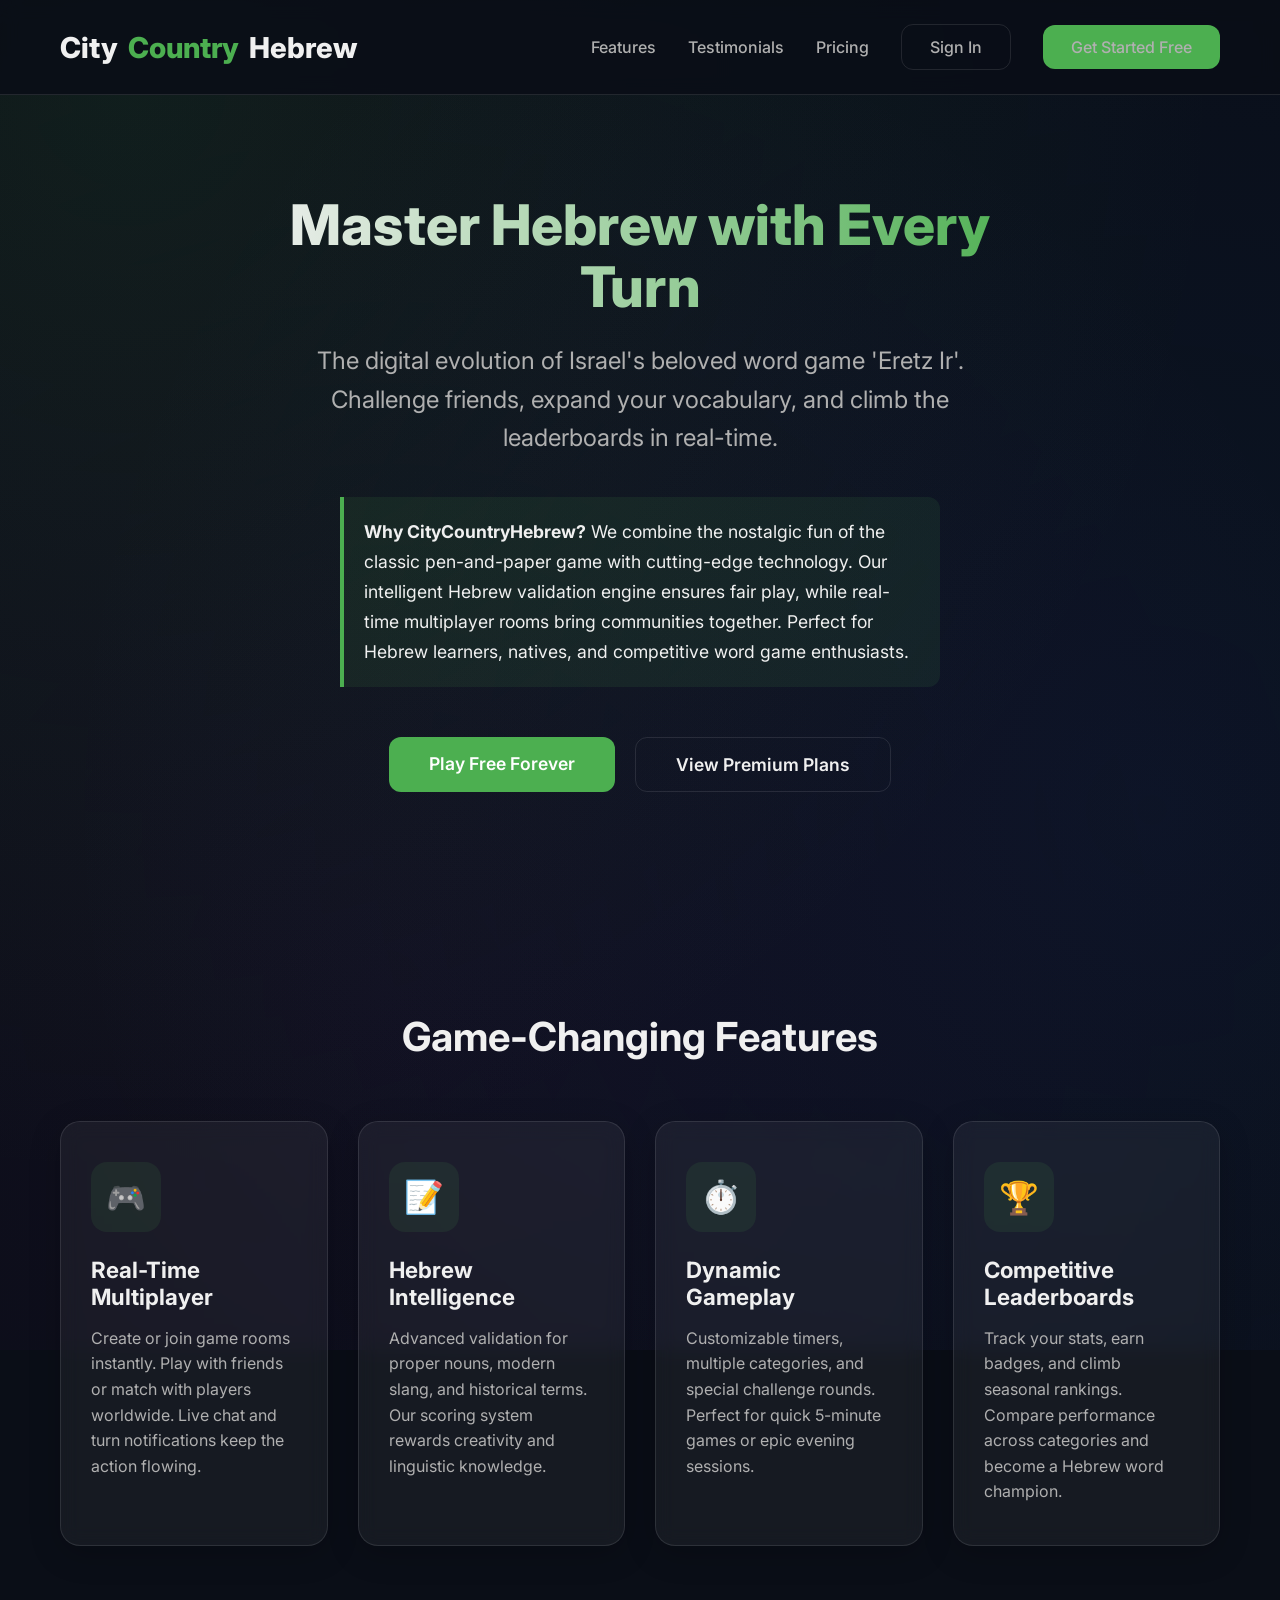
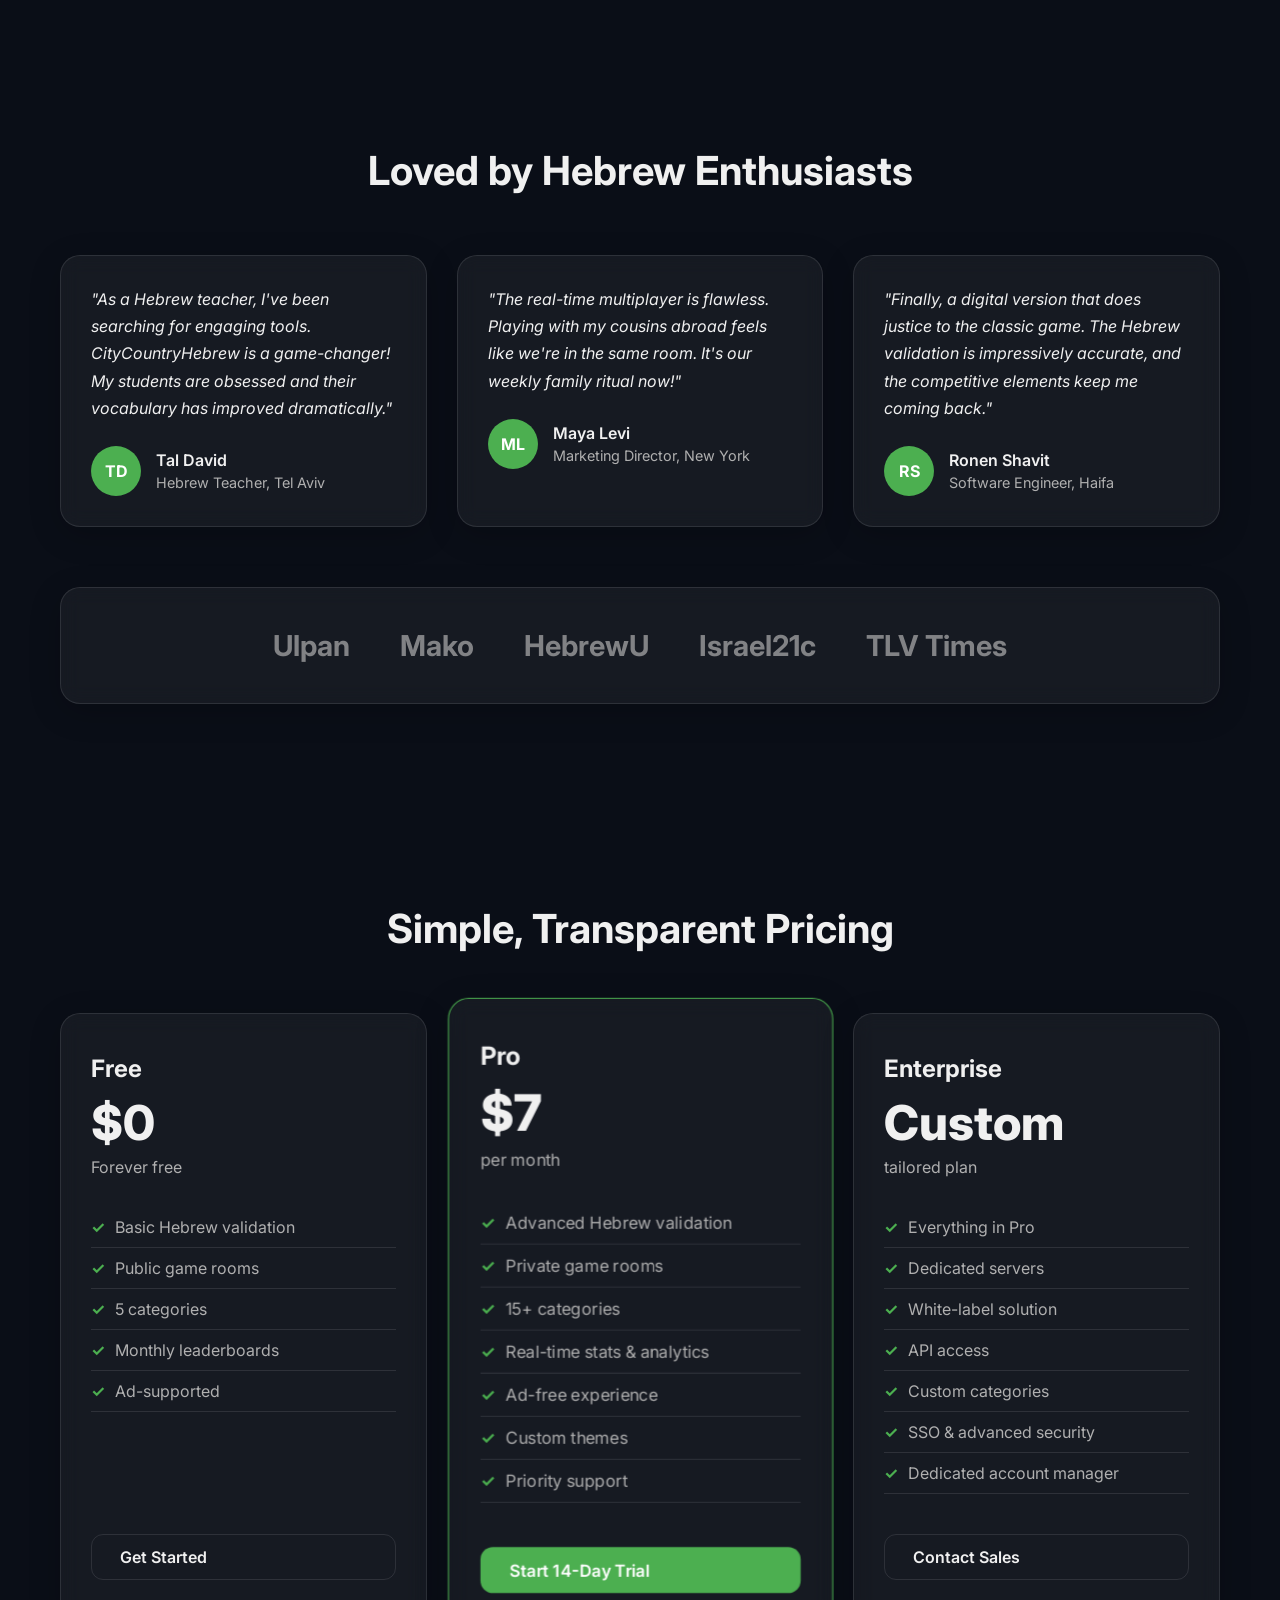
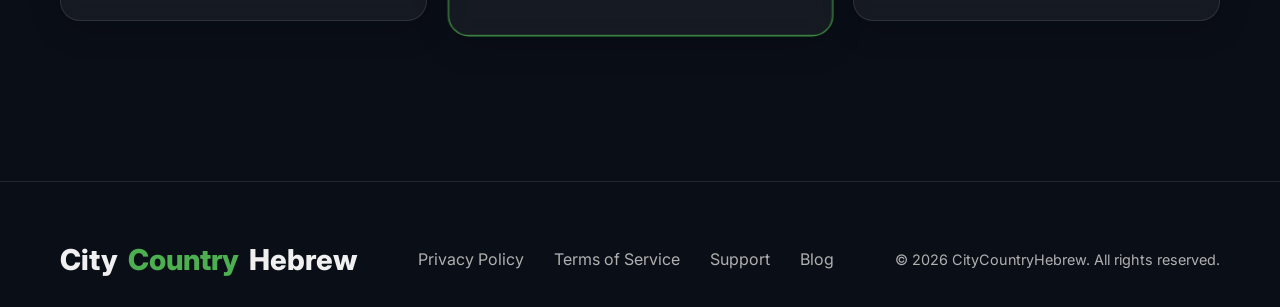
<file: index.html>
<!DOCTYPE html>
<html lang="en">
<head>
    <meta charset="UTF-8">
    <meta name="viewport" content="width=device-width, initial-scale=1.0">
    <title>CityCountryHebrew | Premium Hebrew Word Game</title>
    <link rel="preconnect" href="https://fonts.googleapis.com">
    <link rel="preconnect" href="https://fonts.gstatic.com" crossorigin>
    <link href="https://fonts.googleapis.com/css2?family=Inter:wght@300;400;500;600;700;800&display=swap" rel="stylesheet">
    <style>
        :root {
            --primary: #4CAF50;
            --primary-dark: #388E3C;
            --text-light: #f0f0f0;
            --text-muted: #b0b0b0;
            --bg-dark: #0a0e17;
            --bg-card: rgba(255, 255, 255, 0.05);
            --border-color: rgba(255, 255, 255, 0.1);
        }
        * {
            margin: 0;
            padding: 0;
            box-sizing: border-box;
        }
        body {
            font-family: 'Inter', sans-serif;
            background: var(--bg-dark);
            color: var(--text-light);
            min-height: 100vh;
            overflow-x: hidden;
            position: relative;
        }
        body::before {
            content: '';
            position: fixed;
            top: -50%;
            left: -50%;
            width: 200%;
            height: 200%;
            background: radial-gradient(circle at 30% 30%, rgba(76, 175, 80, 0.1) 0%, transparent 50%),
                        radial-gradient(circle at 70% 70%, rgba(32, 101, 209, 0.08) 0%, transparent 50%),
                        radial-gradient(circle at 40% 80%, rgba(156, 39, 176, 0.05) 0%, transparent 50%);
            z-index: -2;
            animation: gradientShift 20s ease-in-out infinite alternate;
        }
        @keyframes gradientShift {
            0% { transform: translate(0%, 0%) rotate(0deg); }
            100% { transform: translate(2%, 2%) rotate(1deg); }
        }
        .glass {
            background: var(--bg-card);
            backdrop-filter: blur(10px);
            -webkit-backdrop-filter: blur(10px);
            border: 1px solid var(--border-color);
            border-radius: 20px;
            box-shadow: 0 8px 32px rgba(0, 0, 0, 0.2);
        }
        .container {
            width: 100%;
            max-width: 1200px;
            margin: 0 auto;
            padding: 0 20px;
        }
        /* Header & Navigation */
        header {
            padding: 24px 0;
            position: sticky;
            top: 0;
            z-index: 100;
            background: rgba(10, 14, 23, 0.85);
            backdrop-filter: blur(10px);
            border-bottom: 1px solid var(--border-color);
        }
        .nav-container {
            display: flex;
            justify-content: space-between;
            align-items: center;
        }
        .logo {
            font-size: 1.8rem;
            font-weight: 800;
            color: var(--text-light);
            text-decoration: none;
            display: flex;
            align-items: center;
            gap: 10px;
        }
        .logo span {
            color: var(--primary);
        }
        .nav-links {
            display: flex;
            gap: 32px;
            align-items: center;
        }
        .nav-links a {
            color: var(--text-muted);
            text-decoration: none;
            font-weight: 500;
            transition: color 0.3s;
        }
        .nav-links a:hover {
            color: var(--text-light);
        }
        .btn {
            padding: 12px 28px;
            border-radius: 12px;
            font-weight: 600;
            text-decoration: none;
            display: inline-block;
            transition: all 0.3s ease;
            cursor: pointer;
            border: none;
            font-family: 'Inter', sans-serif;
        }
        .btn-primary {
            background: var(--primary);
            color: white;
        }
        .btn-primary:hover {
            background: var(--primary-dark);
            transform: translateY(-2px);
            box-shadow: 0 6px 20px rgba(76, 175, 80, 0.3);
        }
        .btn-outline {
            background: transparent;
            color: var(--text-light);
            border: 1px solid var(--border-color);
        }
        .btn-outline:hover {
            background: rgba(255, 255, 255, 0.05);
            border-color: var(--primary);
        }
        /* Hero Section */
        .hero {
            padding: 100px 0 120px;
            text-align: center;
            position: relative;
        }
        .hero h1 {
            font-size: 3.5rem;
            font-weight: 800;
            line-height: 1.1;
            margin-bottom: 24px;
            background: linear-gradient(90deg, var(--text-light), var(--primary));
            -webkit-background-clip: text;
            background-clip: text;
            color: transparent;
            max-width: 800px;
            margin-left: auto;
            margin-right: auto;
        }
        .hero .tagline {
            font-size: 1.5rem;
            color: var(--text-muted);
            margin-bottom: 40px;
            max-width: 700px;
            margin-left: auto;
            margin-right: auto;
            line-height: 1.6;
        }
        .value-prop {
            font-size: 1.1rem;
            color: var(--text-light);
            background: rgba(76, 175, 80, 0.1);
            border-left: 4px solid var(--primary);
            padding: 20px;
            border-radius: 0 12px 12px 0;
            max-width: 600px;
            margin: 40px auto;
            text-align: left;
            line-height: 1.7;
        }
        .cta-buttons {
            display: flex;
            gap: 20px;
            justify-content: center;
            margin-top: 50px;
        }
        /* Features */
        .section-title {
            font-size: 2.5rem;
            font-weight: 700;
            text-align: center;
            margin-bottom: 60px;
            color: var(--text-light);
        }
        .features {
            padding: 100px 0;
        }
        .features-grid {
            display: grid;
            grid-template-columns: repeat(auto-fit, minmax(250px, 1fr));
            gap: 30px;
        }
        .feature-card {
            padding: 40px 30px;
            transition: transform 0.3s;
        }
        .feature-card:hover {
            transform: translateY(-10px);
            border-color: rgba(76, 175, 80, 0.3);
        }
        .feature-icon {
            width: 70px;
            height: 70px;
            background: rgba(76, 175, 80, 0.1);
            border-radius: 16px;
            display: flex;
            align-items: center;
            justify-content: center;
            margin-bottom: 24px;
            font-size: 32px;
        }
        .feature-title {
            font-size: 1.4rem;
            font-weight: 700;
            margin-bottom: 16px;
            color: var(--text-light);
        }
        .feature-desc {
            color: var(--text-muted);
            line-height: 1.6;
        }
        /* Social Proof */
        .social-proof {
            padding: 100px 0;
        }
        .testimonials {
            display: grid;
            grid-template-columns: repeat(auto-fit, minmax(300px, 1fr));
            gap: 30px;
            margin-bottom: 60px;
        }
        .testimonial-card {
            padding: 30px;
        }
        .testimonial-text {
            font-style: italic;
            line-height: 1.7;
            margin-bottom: 24px;
            color: var(--text-light);
        }
        .testimonial-author {
            display: flex;
            align-items: center;
            gap: 15px;
        }
        .author-avatar {
            width: 50px;
            height: 50px;
            border-radius: 50%;
            background: var(--primary);
            display: flex;
            align-items: center;
            justify-content: center;
            font-weight: 700;
            color: white;
        }
        .author-info h4 {
            font-weight: 600;
            margin-bottom: 4px;
        }
        .author-info p {
            color: var(--text-muted);
            font-size: 0.9rem;
        }
        .logo-cloud {
            display: flex;
            justify-content: center;
            align-items: center;
            gap: 50px;
            flex-wrap: wrap;
            padding: 40px;
        }
        .logo-item {
            color: var(--text-muted);
            font-size: 1.8rem;
            font-weight: 700;
            opacity: 0.7;
            transition: opacity 0.3s;
        }
        .logo-item:hover {
            opacity: 1;
        }
        /* Pricing */
        .pricing {
            padding: 100px 0;
        }
        .pricing-grid {
            display: grid;
            grid-template-columns: repeat(auto-fit, minmax(280px, 1fr));
            gap: 30px;
        }
        .pricing-card {
            padding: 40px 30px;
            display: flex;
            flex-direction: column;
        }
        .pricing-card.featured {
            border-color: var(--primary);
            transform: scale(1.05);
        }
        .pricing-header {
            margin-bottom: 30px;
        }
        .pricing-title {
            font-size: 1.5rem;
            font-weight: 700;
            margin-bottom: 10px;
            color: var(--text-light);
        }
        .pricing-price {
            font-size: 3rem;
            font-weight: 800;
            color: var(--text-light);
            margin-bottom: 5px;
        }
        .pricing-period {
            color: var(--text-muted);
        }
        .pricing-features {
            list-style: none;
            flex-grow: 1;
            margin-bottom: 40px;
        }
        .pricing-features li {
            padding: 10px 0;
            color: var(--text-muted);
            border-bottom: 1px solid var(--border-color);
            display: flex;
            align-items: center;
            gap: 10px;
        }
        .pricing-features li::before {
            content: '✓';
            color: var(--primary);
            font-weight: bold;
        }
        /* Footer */
        footer {
            padding: 60px 0 30px;
            border-top: 1px solid var(--border-color);
            margin-top: 60px;
        }
        .footer-content {
            display: flex;
            justify-content: space-between;
            align-items: center;
            flex-wrap: wrap;
            gap: 30px;
        }
        .copyright {
            color: var(--text-muted);
            font-size: 0.9rem;
        }
        .footer-links {
            display: flex;
            gap: 30px;
        }
        .footer-links a {
            color: var(--text-muted);
            text-decoration: none;
            transition: color 0.3s;
        }
        .footer-links a:hover {
            color: var(--text-light);
        }
        /* Responsive */
        @media (max-width: 768px) {
            .hero h1 {
                font-size: 2.5rem;
            }
            .nav-links {
                display: none;
            }
            .cta-buttons {
                flex-direction: column;
                align-items: center;
            }
            .pricing-card.featured {
                transform: none;
            }
            .footer-content {
                flex-direction: column;
                text-align: center;
            }
        }
    </style>
</head>
<body>
    <header>
        <div class="container nav-container">
            <a href="#" class="logo">City<span>Country</span>Hebrew</a>
            <nav class="nav-links">
                <a href="#features">Features</a>
                <a href="#testimonials">Testimonials</a>
                <a href="#pricing">Pricing</a>
                <a href="auth.html" class="btn btn-outline">Sign In</a>
                <a href="auth.html" class="btn btn-primary">Get Started Free</a>
            </nav>
        </div>
    </header>

    <main>
        <section class="hero">
            <div class="container">
                <h1>Master Hebrew with Every Turn</h1>
                <p class="tagline">The digital evolution of Israel's beloved word game 'Eretz Ir'. Challenge friends, expand your vocabulary, and climb the leaderboards in real-time.</p>
                <div class="value-prop">
                    <strong>Why CityCountryHebrew?</strong> We combine the nostalgic fun of the classic pen-and-paper game with cutting-edge technology. Our intelligent Hebrew validation engine ensures fair play, while real-time multiplayer rooms bring communities together. Perfect for Hebrew learners, natives, and competitive word game enthusiasts.
                </div>
                <div class="cta-buttons">
                    <a href="auth.html" class="btn btn-primary" style="padding: 16px 40px; font-size: 1.1rem;">Play Free Forever</a>
                    <a href="#pricing" class="btn btn-outline" style="padding: 16px 40px; font-size: 1.1rem;">View Premium Plans</a>
                </div>
            </div>
        </section>

        <section id="features" class="features">
            <div class="container">
                <h2 class="section-title">Game-Changing Features</h2>
                <div class="features-grid">
                    <div class="feature-card glass">
                        <div class="feature-icon">🎮</div>
                        <h3 class="feature-title">Real-Time Multiplayer</h3>
                        <p class="feature-desc">Create or join game rooms instantly. Play with friends or match with players worldwide. Live chat and turn notifications keep the action flowing.</p>
                    </div>
                    <div class="feature-card glass">
                        <div class="feature-icon">📝</div>
                        <h3 class="feature-title">Hebrew Intelligence</h3>
                        <p class="feature-desc">Advanced validation for proper nouns, modern slang, and historical terms. Our scoring system rewards creativity and linguistic knowledge.</p>
                    </div>
                    <div class="feature-card glass">
                        <div class="feature-icon">⏱️</div>
                        <h3 class="feature-title">Dynamic Gameplay</h3>
                        <p class="feature-desc">Customizable timers, multiple categories, and special challenge rounds. Perfect for quick 5-minute games or epic evening sessions.</p>
                    </div>
                    <div class="feature-card glass">
                        <div class="feature-icon">🏆</div>
                        <h3 class="feature-title">Competitive Leaderboards</h3>
                        <p class="feature-desc">Track your stats, earn badges, and climb seasonal rankings. Compare performance across categories and become a Hebrew word champion.</p>
                    </div>
                </div>
            </div>
        </section>

        <section id="testimonials" class="social-proof">
            <div class="container">
                <h2 class="section-title">Loved by Hebrew Enthusiasts</h2>
                <div class="testimonials">
                    <div class="testimonial-card glass">
                        <p class="testimonial-text">"As a Hebrew teacher, I've been searching for engaging tools. CityCountryHebrew is a game-changer! My students are obsessed and their vocabulary has improved dramatically."</p>
                        <div class="testimonial-author">
                            <div class="author-avatar">TD</div>
                            <div class="author-info">
                                <h4>Tal David</h4>
                                <p>Hebrew Teacher, Tel Aviv</p>
                            </div>
                        </div>
                    </div>
                    <div class="testimonial-card glass">
                        <p class="testimonial-text">"The real-time multiplayer is flawless. Playing with my cousins abroad feels like we're in the same room. It's our weekly family ritual now!"</p>
                        <div class="testimonial-author">
                            <div class="author-avatar">ML</div>
                            <div class="author-info">
                                <h4>Maya Levi</h4>
                                <p>Marketing Director, New York</p>
                            </div>
                        </div>
                    </div>
                    <div class="testimonial-card glass">
                        <p class="testimonial-text">"Finally, a digital version that does justice to the classic game. The Hebrew validation is impressively accurate, and the competitive elements keep me coming back."</p>
                        <div class="testimonial-author">
                            <div class="author-avatar">RS</div>
                            <div class="author-info">
                                <h4>Ronen Shavit</h4>
                                <p>Software Engineer, Haifa</p>
                            </div>
                        </div>
                    </div>
                </div>
                <div class="logo-cloud glass">
                    <div class="logo-item">Ulpan</div>
                    <div class="logo-item">Mako</div>
                    <div class="logo-item">HebrewU</div>
                    <div class="logo-item">Israel21c</div>
                    <div class="logo-item">TLV Times</div>
                </div>
            </div>
        </section>

        <section id="pricing" class="pricing">
            <div class="container">
                <h2 class="section-title">Simple, Transparent Pricing</h2>
                <div class="pricing-grid">
                    <div class="pricing-card glass">
                        <div class="pricing-header">
                            <h3 class="pricing-title">Free</h3>
                            <div class="pricing-price">$0</div>
                            <p class="pricing-period">Forever free</p>
                        </div>
                        <ul class="pricing-features">
                            <li>Basic Hebrew validation</li>
                            <li>Public game rooms</li>
                            <li>5 categories</li>
                            <li>Monthly leaderboards</li>
                            <li>Ad-supported</li>
                        </ul>
                        <a href="auth.html" class="btn btn-outline">Get Started</a>
                    </div>
                    <div class="pricing-card glass featured">
                        <div class="pricing-header">
                            <h3 class="pricing-title">Pro</h3>
                            <div class="pricing-price">$7</div>
                            <p class="pricing-period">per month</p>
                        </div>
                        <ul class="pricing-features">
                            <li>Advanced Hebrew validation</li>
                            <li>Private game rooms</li>
                            <li>15+ categories</li>
                            <li>Real-time stats & analytics</li>
                            <li>Ad-free experience</li>
                            <li>Custom themes</li>
                            <li>Priority support</li>
                        </ul>
                        <a href="auth.html" class="btn btn-primary">Start 14-Day Trial</a>
                    </div>
                    <div class="pricing-card glass">
                        <div class="pricing-header">
                            <h3 class="pricing-title">Enterprise</h3>
                            <div class="pricing-price">Custom</div>
                            <p class="pricing-period">tailored plan</p>
                        </div>
                        <ul class="pricing-features">
                            <li>Everything in Pro</li>
                            <li>Dedicated servers</li>
                            <li>White-label solution</li>
                            <li>API access</li>
                            <li>Custom categories</li>
                            <li>SSO & advanced security</li>
                            <li>Dedicated account manager</li>
                        </ul>
                        <a href="auth.html" class="btn btn-outline">Contact Sales</a>
                    </div>
                </div>
            </div>
        </section>
    </main>

    <footer>
        <div class="container">
            <div class="footer-content">
                <a href="#" class="logo">City<span>Country</span>Hebrew</a>
                <div class="footer-links">
                    <a href="#">Privacy Policy</a>
                    <a href="#">Terms of Service</a>
                    <a href="#">Support</a>
                    <a href="#">Blog</a>
                </div>
                <p class="copyright">© 2026 CityCountryHebrew. All rights reserved.</p>
            </div>
        </div>
    </footer>
</body>
</html>
</file>
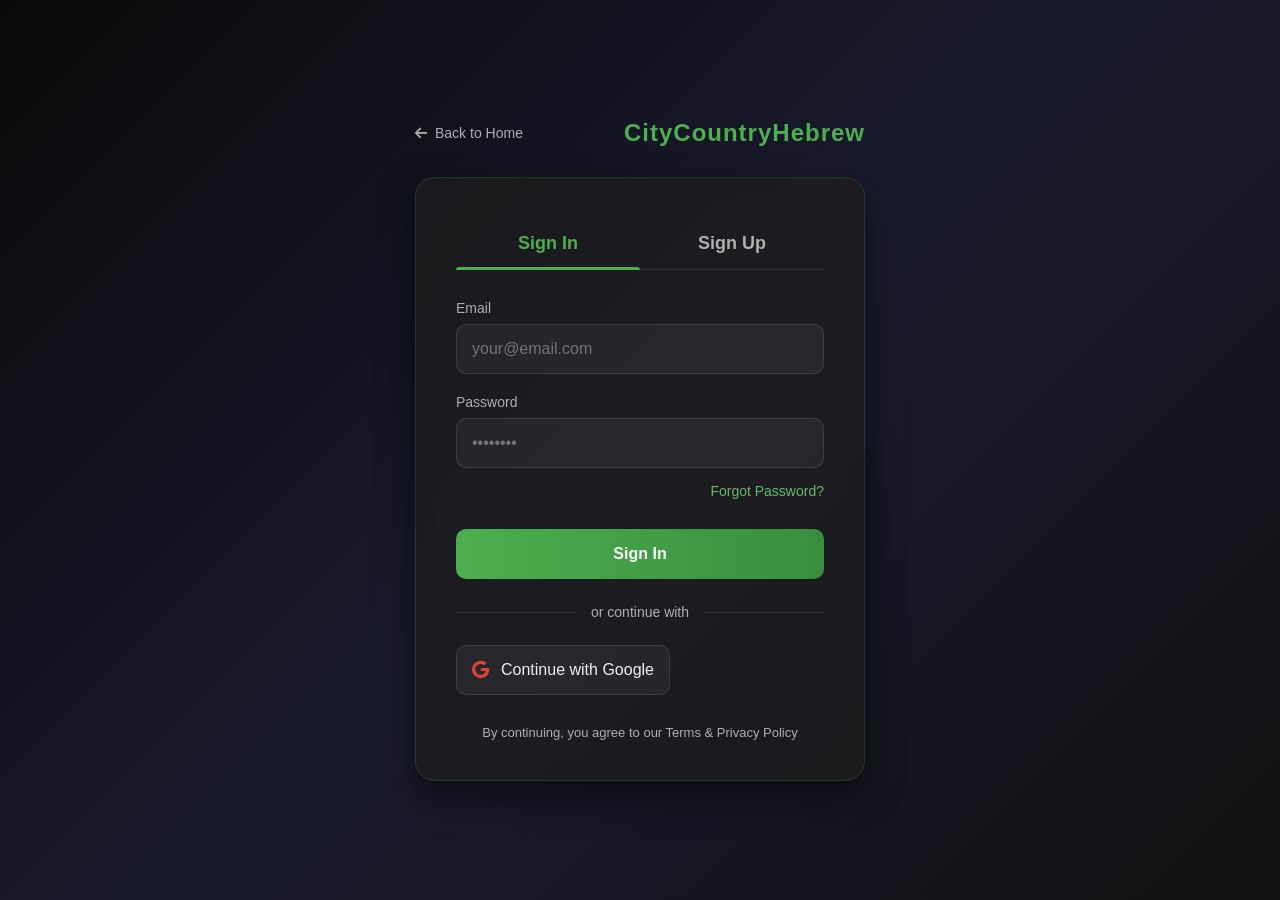
<file: auth.html>
<!DOCTYPE html>
<html lang="en">
<head>
    <meta charset="UTF-8">
    <meta name="viewport" content="width=device-width, initial-scale=1.0">
    <title>CityCountryHebrew | Auth</title>
    <link rel="stylesheet" href="https://cdnjs.cloudflare.com/ajax/libs/font-awesome/6.4.0/css/all.min.css">
    <style>
        * {
            margin: 0;
            padding: 0;
            box-sizing: border-box;
            font-family: 'Segoe UI', Tahoma, Geneva, Verdana, sans-serif;
        }

        :root {
            --brand: #4CAF50;
            --brand-light: #66BB6A;
            --brand-dark: #388E3C;
            --dark-bg: #121212;
            --darker-bg: #0a0a0a;
            --card-bg: rgba(30, 30, 30, 0.7);
            --card-border: rgba(76, 175, 80, 0.2);
            --text: #f0f0f0;
            --text-secondary: #b0b0b0;
            --error: #f44336;
        }

        body {
            background: linear-gradient(135deg, var(--darker-bg) 0%, #1a1a2e 50%, var(--dark-bg) 100%);
            color: var(--text);
            min-height: 100vh;
            display: flex;
            justify-content: center;
            align-items: center;
            padding: 20px;
        }

        .container {
            width: 100%;
            max-width: 450px;
        }

        .header {
            display: flex;
            justify-content: space-between;
            align-items: center;
            margin-bottom: 30px;
        }

        .back-link {
            color: var(--text-secondary);
            text-decoration: none;
            font-size: 14px;
            display: flex;
            align-items: center;
            gap: 8px;
            transition: color 0.3s;
        }

        .back-link:hover {
            color: var(--brand);
        }

        .logo {
            font-size: 24px;
            font-weight: 700;
            color: var(--brand);
            letter-spacing: 1px;
        }

        .auth-card {
            background: var(--card-bg);
            backdrop-filter: blur(10px);
            border-radius: 20px;
            padding: 40px;
            box-shadow: 0 15px 35px rgba(0, 0, 0, 0.5);
            border: 1px solid var(--card-border);
        }

        .tabs {
            display: flex;
            margin-bottom: 30px;
            border-bottom: 1px solid rgba(255, 255, 255, 0.1);
        }

        .tab {
            flex: 1;
            text-align: center;
            padding: 15px;
            cursor: pointer;
            font-weight: 600;
            font-size: 18px;
            color: var(--text-secondary);
            transition: all 0.3s;
            position: relative;
        }

        .tab.active {
            color: var(--brand);
        }

        .tab.active::after {
            content: '';
            position: absolute;
            bottom: -1px;
            left: 0;
            width: 100%;
            height: 3px;
            background: var(--brand);
            border-radius: 3px 3px 0 0;
        }

        .form-container {
            position: relative;
            overflow: hidden;
        }

        .form {
            display: none;
            flex-direction: column;
            gap: 20px;
            transition: transform 0.5s ease;
        }

        .form.active {
            display: flex;
        }

        .input-group {
            display: flex;
            flex-direction: column;
            gap: 8px;
        }

        label {
            font-size: 14px;
            color: var(--text-secondary);
            font-weight: 500;
        }

        input {
            padding: 15px;
            background: rgba(255, 255, 255, 0.05);
            border: 1px solid rgba(255, 255, 255, 0.1);
            border-radius: 10px;
            color: var(--text);
            font-size: 16px;
            transition: all 0.3s;
        }

        input:focus {
            outline: none;
            border-color: var(--brand);
            box-shadow: 0 0 0 2px rgba(76, 175, 80, 0.2);
        }

        .forgot-link {
            align-self: flex-end;
            color: var(--brand-light);
            text-decoration: none;
            font-size: 14px;
            margin-top: -5px;
        }

        .forgot-link:hover {
            text-decoration: underline;
        }

        .submit-btn {
            background: linear-gradient(to right, var(--brand), var(--brand-dark));
            color: white;
            border: none;
            padding: 16px;
            border-radius: 10px;
            font-size: 16px;
            font-weight: 600;
            cursor: pointer;
            transition: all 0.3s;
            margin-top: 10px;
        }

        .submit-btn:hover {
            transform: translateY(-2px);
            box-shadow: 0 7px 15px rgba(76, 175, 80, 0.3);
        }

        .divider {
            display: flex;
            align-items: center;
            margin: 25px 0;
            color: var(--text-secondary);
            font-size: 14px;
        }

        .divider::before,
        .divider::after {
            content: '';
            flex: 1;
            height: 1px;
            background: rgba(255, 255, 255, 0.1);
        }

        .divider span {
            padding: 0 15px;
        }

        .google-btn {
            display: flex;
            align-items: center;
            justify-content: center;
            gap: 12px;
            background: rgba(255, 255, 255, 0.05);
            border: 1px solid rgba(255, 255, 255, 0.1);
            color: var(--text);
            padding: 15px;
            border-radius: 10px;
            font-size: 16px;
            font-weight: 500;
            cursor: pointer;
            transition: all 0.3s;
        }

        .google-btn:hover {
            background: rgba(255, 255, 255, 0.1);
            border-color: rgba(255, 255, 255, 0.2);
        }

        .google-btn i {
            color: #DB4437;
            font-size: 18px;
        }

        .error-message {
            color: var(--error);
            font-size: 14px;
            margin-top: 5px;
            display: none;
        }

        .footer {
            text-align: center;
            margin-top: 30px;
            color: var(--text-secondary);
            font-size: 13px;
        }

        @media (max-width: 480px) {
            .auth-card {
                padding: 30px 25px;
            }
            .tab {
                font-size: 16px;
                padding: 12px;
            }
        }
    </style>
</head>
<body>
    <div class="container">
        <div class="header">
            <a href="index.html" class="back-link">
                <i class="fas fa-arrow-left"></i> Back to Home
            </a>
            <div class="logo">CityCountryHebrew</div>
        </div>

        <div class="auth-card">
            <div class="tabs">
                <div class="tab active" data-tab="signin">Sign In</div>
                <div class="tab" data-tab="signup">Sign Up</div>
            </div>

            <div class="form-container">
                <!-- Sign In Form -->
                <form id="signin-form" class="form active">
                    <div class="input-group">
                        <label for="signin-email">Email</label>
                        <input type="email" id="signin-email" placeholder="your@email.com" required>
                        <div class="error-message" id="signin-email-error"></div>
                    </div>
                    <div class="input-group">
                        <label for="signin-password">Password</label>
                        <input type="password" id="signin-password" placeholder="••••••••" required>
                        <div class="error-message" id="signin-password-error"></div>
                    </div>
                    <a href="#" class="forgot-link">Forgot Password?</a>
                    <button type="submit" class="submit-btn">Sign In</button>
                </form>

                <!-- Sign Up Form -->
                <form id="signup-form" class="form">
                    <div class="input-group">
                        <label for="signup-name">Full Name</label>
                        <input type="text" id="signup-name" placeholder="John Doe" required>
                        <div class="error-message" id="signup-name-error"></div>
                    </div>
                    <div class="input-group">
                        <label for="signup-email">Email</label>
                        <input type="email" id="signup-email" placeholder="your@email.com" required>
                        <div class="error-message" id="signup-email-error"></div>
                    </div>
                    <div class="input-group">
                        <label for="signup-password">Password</label>
                        <input type="password" id="signup-password" placeholder="••••••••" required>
                        <div class="error-message" id="signup-password-error"></div>
                    </div>
                    <div class="input-group">
                        <label for="signup-confirm">Confirm Password</label>
                        <input type="password" id="signup-confirm" placeholder="••••••••" required>
                        <div class="error-message" id="signup-confirm-error"></div>
                    </div>
                    <button type="submit" class="submit-btn">Create Account</button>
                </form>

                <div class="divider">
                    <span>or continue with</span>
                </div>

                <button class="google-btn">
                    <i class="fab fa-google"></i> Continue with Google
                </button>
            </div>

            <div class="footer">
                By continuing, you agree to our Terms & Privacy Policy
            </div>
        </div>
    </div>

    <script>
        // Tab Switching
        const tabs = document.querySelectorAll('.tab');
        const forms = document.querySelectorAll('.form');

        tabs.forEach(tab => {
            tab.addEventListener('click', () => {
                const targetTab = tab.getAttribute('data-tab');
                
                // Update active tab
                tabs.forEach(t => t.classList.remove('active'));
                tab.classList.add('active');
                
                // Show corresponding form
                forms.forEach(form => {
                    form.classList.remove('active');
                    if (form.id === `${targetTab}-form`) {
                        form.classList.add('active');
                    }
                });
            });
        });

        // Form Validation & Submission
        const signinForm = document.getElementById('signin-form');
        const signupForm = document.getElementById('signup-form');

        function showError(elementId, message) {
            const errorEl = document.getElementById(elementId);
            errorEl.textContent = message;
            errorEl.style.display = 'block';
        }

        function hideError(elementId) {
            const errorEl = document.getElementById(elementId);
            errorEl.style.display = 'none';
        }

        // Mock Sign In
        signinForm.addEventListener('submit', (e) => {
            e.preventDefault();
            
            const email = document.getElementById('signin-email').value.trim();
            const password = document.getElementById('signin-password').value.trim();
            
            // Hide previous errors
            hideError('signin-email-error');
            hideError('signin-password-error');
            
            let valid = true;
            
            if (!email) {
                showError('signin-email-error', 'Email is required');
                valid = false;
            } else if (!/\S+@\S+\.\S+/.test(email)) {
                showError('signin-email-error', 'Email is invalid');
                valid = false;
            }
            
            if (!password) {
                showError('signin-password-error', 'Password is required');
                valid = false;
            } else if (password.length < 6) {
                showError('signin-password-error', 'Password must be at least 6 characters');
                valid = false;
            }
            
            if (valid) {
                // Mock authentication
                localStorage.setItem('authToken', 'mock-token-xxx');
                
                // Show loading state
                const submitBtn = signinForm.querySelector('.submit-btn');
                const originalText = submitBtn.textContent;
                submitBtn.textContent = 'Signing In...';
                submitBtn.disabled = true;
                
                // Simulate API call delay
                setTimeout(() => {
                    window.location.href = 'app.html';
                }, 800);
            }
        });

        // Mock Sign Up
        signupForm.addEventListener('submit', (e) => {
            e.preventDefault();
            
            const name = document.getElementById('signup-name').value.trim();
            const email = document.getElementById('signup-email').value.trim();
            const password = document.getElementById('signup-password').value.trim();
            const confirm = document.getElementById('signup-confirm').value.trim();
            
            // Hide previous errors
            hideError('signup-name-error');
            hideError('signup-email-error');
            hideError('signup-password-error');
            hideError('signup-confirm-error');
            
            let valid = true;
            
            if (!name) {
                showError('signup-name-error', 'Full name is required');
                valid = false;
            }
            
            if (!email) {
                showError('signup-email-error', 'Email is required');
                valid = false;
            } else if (!/\S+@\S+\.\S+/.test(email)) {
                showError('signup-email-error', 'Email is invalid');
                valid = false;
            }
            
            if (!password) {
                showError('signup-password-error', 'Password is required');
                valid = false;
            } else if (password.length < 8) {
                showError('signup-password-error', 'Password must be at least 8 characters');
                valid = false;
            }
            
            if (!confirm) {
                showError('signup-confirm-error', 'Please confirm your password');
                valid = false;
            } else if (password !== confirm) {
                showError('signup-confirm-error', 'Passwords do not match');
                valid = false;
            }
            
            if (valid) {
                // Mock registration
                localStorage.setItem('authToken', 'mock-token-xxx');
                
                // Show loading state
                const submitBtn = signupForm.querySelector('.submit-btn');
                const originalText = submitBtn.textContent;
                submitBtn.textContent = 'Creating Account...';
                submitBtn.disabled = true;
                
                // Simulate API call delay
                setTimeout(() => {
                    window.location.href = 'app.html';
                }, 800);
            }
        });

        // Google button (visual only)
        document.querySelector('.google-btn').addEventListener('click', () => {
            alert('Google authentication would be implemented in a real application.');
        });

        // Forgot password link
        document.querySelector('.forgot-link').addEventListener('click', (e) => {
            e.preventDefault();
            alert('Password reset functionality would be implemented in a real application.');
        });

        // Real-time validation
        const inputs = document.querySelectorAll('input');
        inputs.forEach(input => {
            input.addEventListener('input', () => {
                const errorId = input.id + '-error';
                hideError(errorId);
            });
        });
    </script>
</body>
</html>
</file>
